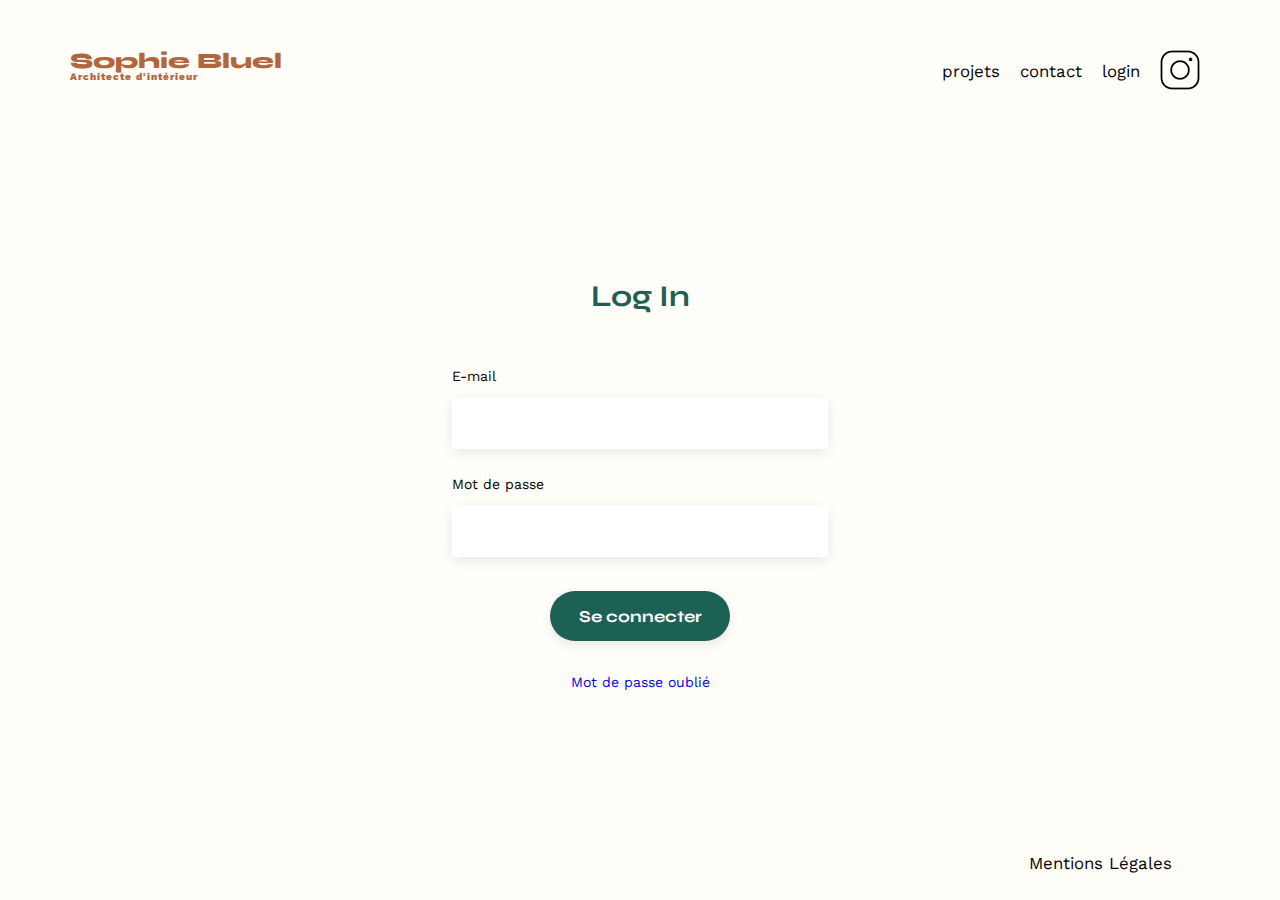
<file: FrontEnd/assets/login_page.html>
<!DOCTYPE html>
<html lang="fr">
    <head>
        <meta charset="UTF-8" />
        <title>Sophie Bluel - Architecte d'intérieur</title>
        <meta name="viewport" content="width=device-width, initial-scale=1.0" />
        <link rel="preconnect" href="https://fonts.googleapis.com" />
        <link rel="preconnect" href="https://fonts.gstatic.com" crossorigin />
        <link
            href="https://fonts.googleapis.com/css2?family=Syne:wght@700;800&family=Work+Sans&display=swap"
            rel="stylesheet"
        />
        <meta name="description" content="" />
        <link rel="stylesheet" href="./style.css" />
    </head>
    <body id="body_login">
        <header>
            <a href="../index.html">
                <h1>Sophie Bluel <span>Architecte d'intérieur</span></h1>
            </a>
            <nav>
                <ul>
                    <li>projets</li>
                    <li>contact</li>
                    <li>login</li>
                    <li>
                        <img src="./icons/instagram.png" alt="Instagram" />
                    </li>
                </ul>
            </nav>
        </header>
        <main id="main_login">
            <h2>Log In</h2>

            <form id="login-form" action="#">
                <label for="email">E-mail</label>
                <input class="email" type="email" required />
                <label for="motdepasse">Mot de passe</label>
                <input class="motdepasse" type="password" />
                <input id="bouton" type="submit" value="Se connecter" />
            </form>
            <a href="#">Mot de passe oublié</a>
        </main>

        <footer>
            <nav>
                <ul>
                    <li>Mentions Légales</li>
                </ul>
            </nav>
        </footer>
        <script src="login.js"></script>
    </body>
</html>
</file>
<file: FrontEnd/assets/style.css>
/* http://meyerweb.com/eric/tools/css/reset/
   v2.0 | 20110126
   License: none (public domain)
*/

html, body, div, span, applet, object, iframe,
h1, h2, h3, h4, h5, h6, p, blockquote, pre,
a, abbr, acronym, address, big, cite, code,
del, dfn, em, img, ins, kbd, q, s, samp,
small, strike, strong, sub, sup, tt, var,
b, u, i, center,
dl, dt, dd, ol, ul, li,
fieldset, form, label, legend,
table, caption, tbody, tfoot, thead, tr, th, td,
article, aside, canvas, details, embed,
figure, figcaption, footer, header, hgroup,
menu, nav, output, ruby, section, summary,
time, mark, audio, video {
	margin: 0;
	padding: 0;
	border: 0;
	font-size: 100%;
	font: inherit;
	vertical-align: baseline;
}
/* HTML5 display-role reset for older browsers */
article, aside, details, figcaption, figure,
footer, header, hgroup, menu, nav, section {
	display: block;
}
html {
    height: 100%;
}
body {
    line-height: 1;
}
ol,
ul {
    list-style: none;
}
blockquote,
q {
    quotes: none;
}
blockquote:before,
blockquote:after,
q:before,
q:after {
    content: "";
    content: none;
}
table {
    border-collapse: collapse;
    border-spacing: 0;
}
/** end reset css**/
body {
    max-width: 1140px;
    margin: auto;
    font-family: "Work Sans";
    font-size: 14px;
    background-color: #fffef8;
}
header {
    display: flex;
    justify-content: space-between;
    margin: 50px 0;
}
section {
    margin: 50px 0;
}
h1 {
    display: flex;
    flex-direction: column;
    font-family: "Syne";
    font-size: 22px;
    font-weight: 800;
    color: #b1663c;
}

h1 > span {
    font-family: "Work Sans";
    font-size: 10px;
    letter-spacing: 0.1em;
}

h2 {
    font-family: "Syne";
    font-weight: 700;
    font-size: 30px;
    color: #1d6154;
}
nav ul {
    display: flex;
    align-items: center;
    list-style-type: none;
}
nav li {
    padding: 0 10px;
    font-size: 1.2em;
    color: #000000;
}
a {
    text-decoration: none;
}
li:hover {
    color: #b1663c;
}
button {
    height: 37px;
    border-radius: 60px;
    border: #1d6154 solid 1px;
    color: #1d6154;
    font-weight: 700;
    font-size: 16px;
    font-family: "Syne";
    min-width: 100px;
}
.barre-edition {
    position: fixed;
    right: 0;
    top: 0;
    display: flex;
    justify-content: center;
    align-items: center;
    background-color: black;
    height: 40px;
    width: 100%;
}
.barre-edition i,
.barre-edition p {
    color: #ffffff;
}
.edition {
    display: flex;
    justify-content: center;
    align-items: center;
    height: 100%;
    gap: 10px;
}
.filtres {
    display: flex;
    justify-content: center;
    gap: 15px;
    margin: 40px 0 40px 0;
}
.select {
    background-color: #1d6154;
    color: #ffffff;
}
#introduction {
    display: flex;
    align-items: center;
}
#introduction figure {
    flex: 1;
}
#introduction img {
    display: block;
    margin: auto;
    width: 80%;
}

#introduction article {
    flex: 1;
}
#introduction h2 {
    margin-bottom: 1em;
}

#introduction p {
    margin-bottom: 0.5em;
}
.titre-portfolio {
    display: flex;
    justify-content: center;
    align-items: center;
    gap: 10px;
}
#portfolio h2 {
    margin: 0 25px 0 0;
}
.btn-modifier a {
    color: black;
}
.gallery {
    width: 100%;
    display: grid;
    grid-template-columns: 1fr 1fr 1fr;
    grid-column-gap: 20px;
    grid-row-gap: 20px;
}
.gallery img {
    width: 100%;
}
#contact {
    width: 50%;
    margin: auto;
}
#contact > * {
    text-align: center;
}
#contact h2 {
    margin-bottom: 20px;
}
#contact form {
    text-align: left;
    margin-top: 30px;
    display: flex;
    flex-direction: column;
}

#contact input {
    height: 50px;
    font-size: 1.2em;
    border: none;
    box-shadow: 0px 4px 14px rgba(0, 0, 0, 0.09);
}
#contact label {
    margin: 2em 0 1em 0;
}
#contact textarea {
    border: none;
    box-shadow: 0px 4px 14px rgba(0, 0, 0, 0.09);
}

#body_login {
    height: 100%;
    display: flex;
    flex-direction: column;
    justify-content: space-between;
}
#main_login {
    width: 33%;
    margin: auto;
}
#main_login > * {
    text-align: center;
}
#main_login h2 {
    margin-bottom: 20px;
}
#main_login form {
    text-align: left;
    margin-top: 30px;
    display: flex;
    flex-direction: column;
}
#main_login input {
    height: 50px;
    font-size: 1.2em;
    border: none;
    box-shadow: 0px 4px 14px rgba(0, 0, 0, 0.09);
}
#main_login label {
    margin: 2em 0 1em 0;
}
#main_login a {
    display: flex;
    justify-content: center;
}
#login-form input[type="text"] {
    width: 379px;
    height: 51px;
    border: none;
}
.bouton-actif {
    background-color: #1D6154;
}

input[type="submit"] {
    font-family: "Syne";
    font-weight: 700;
    color: white;
    background-color: #1d6154;
    margin: 2em auto;
    width: 180px;
    text-align: center;
    border-radius: 60px;
}

footer nav ul {
    display: flex;
    justify-content: flex-end;
    margin: 2em;
}

.modale {
    position: fixed;
    display: flex;
    justify-content: center;
    align-items: center;
    top: 0;
    left: 0;
    width: 100%;
    height: 100%;
    background: rgba(0, 0, 0, 0.7);
}

.modale-wrapper {
    display: flex;
    flex-direction: column;
    align-items: center;
    overflow: auto;
    width: 630px;
    max-height: 95%;
    padding: 20px;
    border-radius: 10px;
    background-color: #ffffff;
}

.js-modale-close {
    position: relative;
    left: 300px;
}

.modale-wrapper h2 {
    display: flex;
    justify-content: center;
    margin: 20px 0 40px 0;
    font-family: "Work Sans";
    color: #000000;
    font-weight: 400;
    font-size: 26px;
}

.js-modale-projets {
    display: grid;
    grid-template-columns: repeat(5, 20%);
    row-gap: 25px;
    padding-bottom: 60px;
    border-bottom: #b3b3b3 solid 1px;
}

.js-btn-ajouter {
    display: flex;
    justify-content: center;
    align-items: center;
    width: 237px;
    height: 36px;
    border-radius: 60px;
    margin-top: 40px;
    color: #ffffff;
    background-color: #1d6154;
    font-weight: 700;
    font-family: "syne";
}

.gallery-projet-modale {
    margin: 0 5px;
    width: 75px;
    height: 100px;
}
.gallery-projet-modale img {
    width: 75px;
    height: 100px;
    object-fit: cover;
}

.fa-trash-can {
    position: relative;
    bottom: 98px;
    left: 51px;
    font-size: 14px;
    color: white;
    background-color: black;
    padding: 4px;
    border-radius: 20%;
}
.modale2 {
    position: fixed;
    display: flex;
    justify-content: center;
    align-items: center;
    top: 0;
    left: 0;
    width: 100%;
    height: 100%;
    background: rgba(0, 0, 0, 0.7);
}
.modale2-entete {
    display: flex;
    width: 100%;
    gap: 310px;
}
.fa-image {
    color: #b9c5cc;
    font-size: 90px;
    margin: 20px;
}
.photo-form {
    display: flex;
    flex-direction: column;
    justify-content: center;
    align-items: center;
    background-color: #e8f1f6;
}
.photo-form label {
    font-family: "work sans";
    display: flex;
    justify-content: center;
    align-items: center;
    width: 200px;
    height: 40px;
    background-color: #cbd6dc;
    color: #306685;
    border-radius: 50px;
    cursor: pointer;
    margin-top: -10px;
    margin-bottom: 5px;
}
.photo-form input {
    display: none;
}
.photo-form p {
    font-size: 10px;
    margin-bottom: 20px;
}
.titre-form {
    display: flex;
    flex-direction: column;
}
.categorie-form {
    display: flex;
    flex-direction: column;
    padding-bottom: 40px;
    border-bottom: #b3b3b3 solid 1px;
}
.categorie-form select,
.titre-form input {
    width: 420px;
    height: 50px;
    box-shadow: 0px 4px 14px 0px rgba(0, 0, 0, 0.1);
    border: none;
    margin-top: 10px;
}
.modale2-form {
    display: flex;
    flex-direction: column;
}
.modale2-form div {
    margin-top: 25px;
}
#js-valider {
    background-color: #a7a7a7;
    width: 290px;
    height: 35px;
    border: none;
}
#miniature {
    width: 130px;
}
</file>
